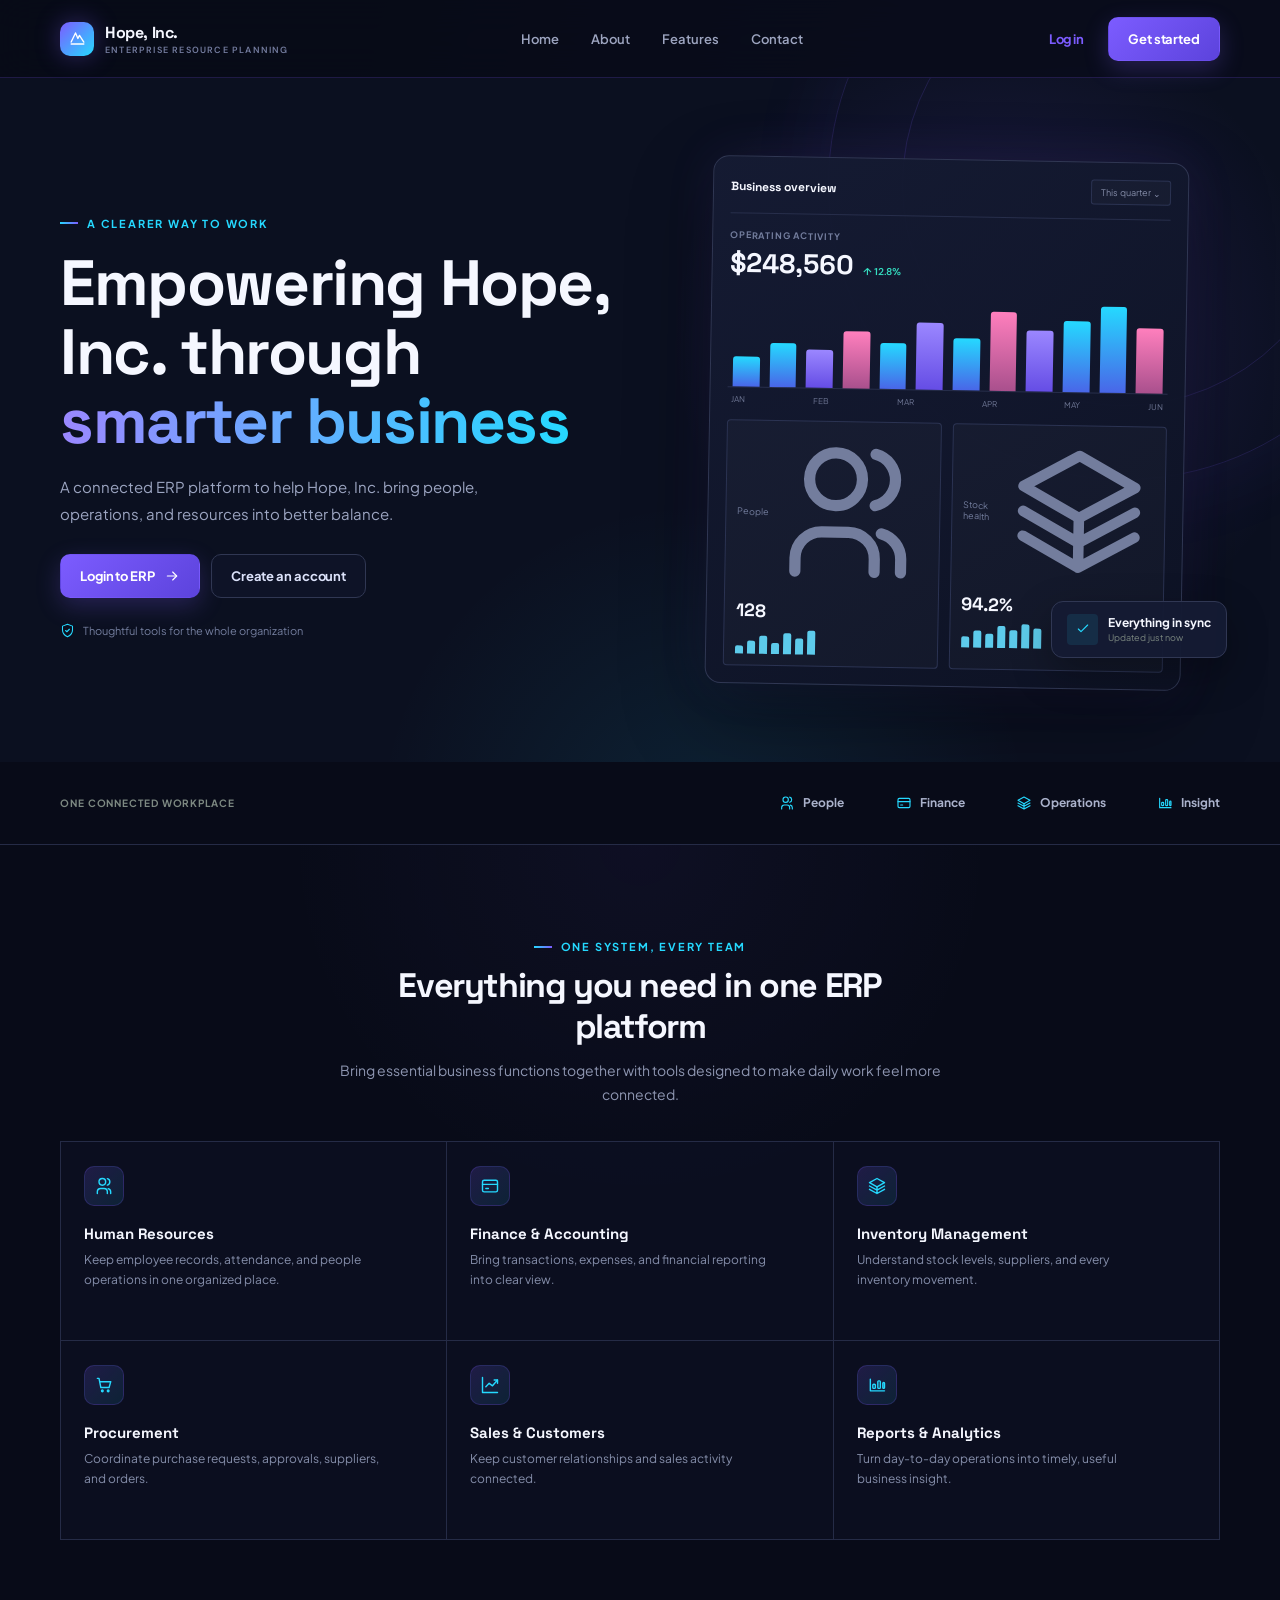
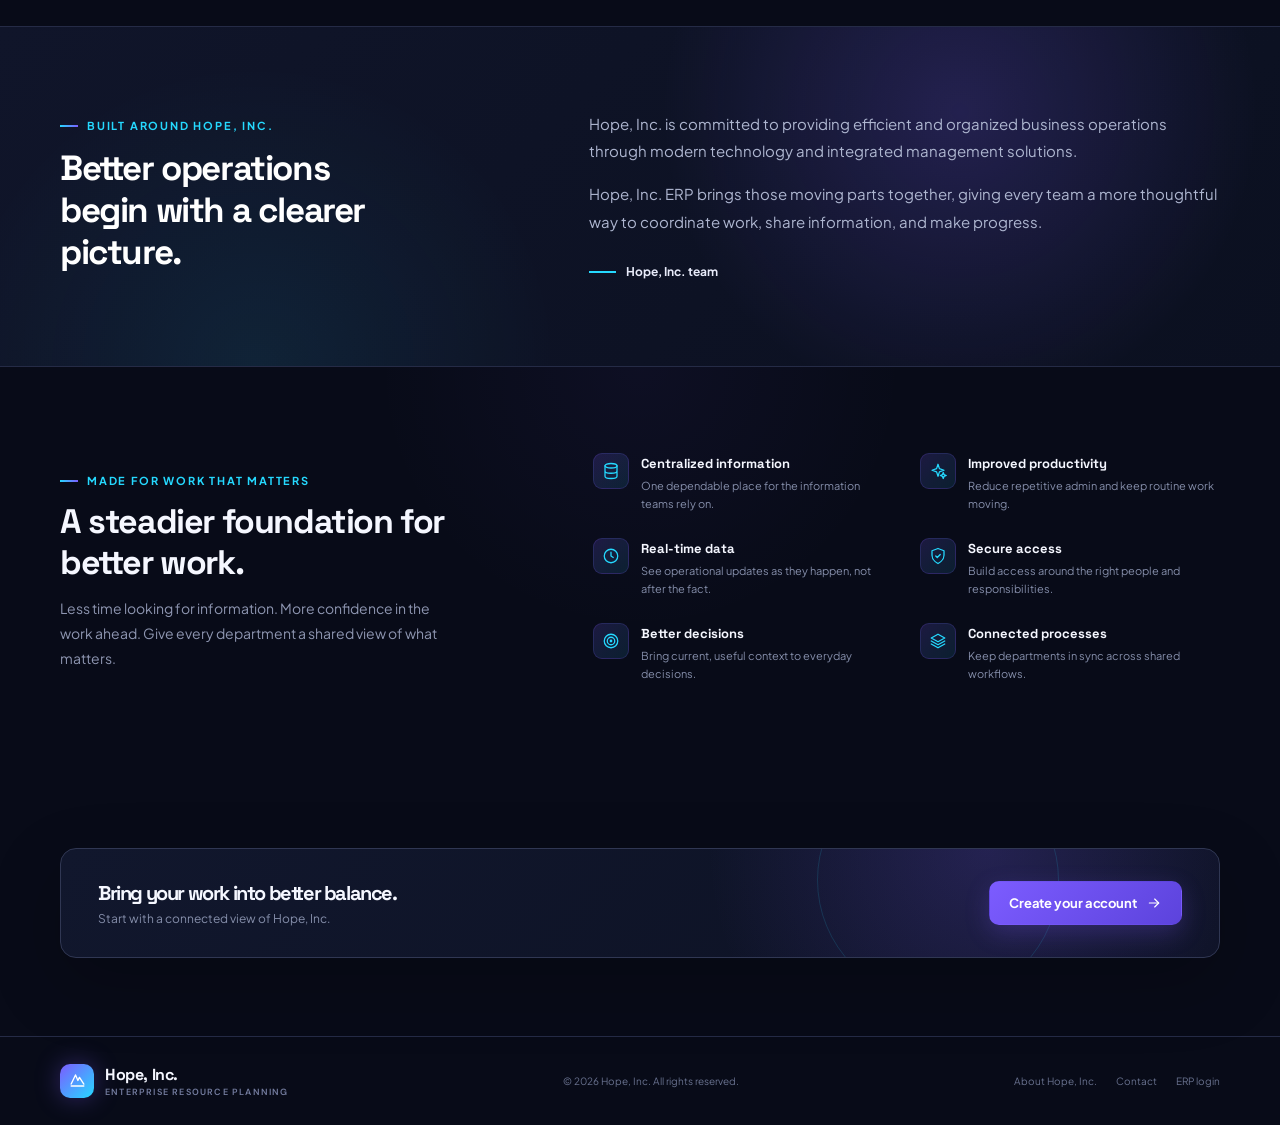
<file: index.html>
<!doctype html>
<html lang="en">
<head>
  <meta charset="UTF-8">
  <meta name="viewport" content="width=device-width, initial-scale=1">
  <meta name="theme-color" content="#f6f8f5">
  <meta name="description" content="A connected, considered way to run Hope, Inc.">
  <title>Hope, Inc. ERP | Work, in better balance</title>
  <link rel="preconnect" href="https://fonts.googleapis.com">
  <link rel="preconnect" href="https://fonts.gstatic.com" crossorigin>
  <link href="https://fonts.googleapis.com/css2?family=DM+Sans:wght@400;500;600;700&family=Manrope:wght@400;500;600;700;800&display=swap" rel="stylesheet">
  <link rel="stylesheet" href="style.css">
  <script>
    if (location.protocol !== 'file:') {
      const base = document.createElement('base');
      base.href = '/';
      document.head.append(base);
    }
  </script>
</head>
<body>
  <div id="app"></div>
  <script src="app.js" defer></script>
</body>
</html>
</file>
<file: style.css>
@import url('https://fonts.googleapis.com/css2?family=Plus+Jakarta+Sans:wght@400;500;600;700;800&family=Space+Grotesk:wght@400;500;600;700&display=swap');

:root {
  font-family: 'Plus Jakarta Sans', sans-serif;
  color: #f5f7ff;
  background: #080b18;
  font-synthesis: none;
  text-rendering: optimizeLegibility;

  --ink: #f5f7ff;
  --muted: #9299b5;
  --green: #7c5cff;
  --green-deep: #6241e8;
  --lime: #25d9ff;
  --paper: #080b18;
  --white: #fffffffff;
  --line: #252b46;
  --coral: #ff6bb5;
  --serif: 'Space Grotesk', sans-serif;

  --bg: #080b18;
  --surface: #10152a;
  --surface-2: #151b33;
  --purple: #7c5cff;
  --cyan: #25d9ff;
  --pink: #ff6bb5;
  --violet: #a78bfa;
  --text: #f5f7ff;
  --subtext: #9299b5;
  --glow: rgba(124, 92, 252, .28);
}

* { box-sizing: border-box; }
html { scroll-behavior: smooth; }
body { min-width: 320px; margin: 0; }
button, input, select { font: inherit; }
button, a { -webkit-tap-highlight-color: transparent; }
a { color: inherit; text-decoration: none; }
button { color: inherit; }
:focus-visible { outline: 3px solid #a3c95a; outline-offset: 3px; }
::selection { background: #25d9ff; color: #173b30; }

.site-header { height: 78px; display: flex; align-items: center; border-bottom: 1px solid #e8ece6; background: rgba(255,255,255,.86); }
.header-inner, .section-inner, .hero-inner, .footer-inner { width: min(1160px, calc(100% - 48px)); margin: 0 auto; }
.header-inner { display: flex; align-items: center; justify-content: space-between; gap: 24px; }
.brand { display: inline-flex; align-items: center; gap: 11px; font: 800 16px var(--serif); letter-spacing: 0; white-space: nowrap; }
.brand-mark { display: grid; width: 34px; height: 34px; place-items: center; border-radius: 10px 10px 10px 3px; background: var(--green); color: var(--lime); }
.brand-mark svg { width: 19px; height: 19px; }
.brand span small { display: block; margin-top: 1px; color: #8f96b0; font: 600 9px 'DM Sans', sans-serif; letter-spacing: 1.2px; text-transform: uppercase; }
.nav-links { display: flex; align-items: center; gap: 32px; color: #64716b; font-size: 13px; font-weight: 600; }
.nav-links a:hover, .text-link:hover { color: var(--green); }
.nav-actions { display: flex; align-items: center; gap: 10px; }
.button { min-height: 44px; display: inline-flex; align-items: center; justify-content: center; gap: 9px; padding: 0 19px; border: 1px solid transparent; border-radius: 5px; cursor: pointer; font-size: 13px; font-weight: 700; transition: background .18s ease, transform .18s ease, border-color .18s ease; }
.button:hover { transform: translateY(-1px); }
.button-primary { background: var(--green); color: #ffffff; }
.button-primary:hover { background: var(--green-deep); }
.button-outline { border-color: #303753; background: #ffffff; color: var(--green); }
.button-outline:hover { border-color: #4d587f; }
.button-quiet { min-height: 40px; padding: 0 13px; background: transparent; color: var(--green); }
.button-lime { background: var(--lime); color: #07111d; }
.button-lime:hover { background: #6ee7ff; }
.button svg { width: 16px; height: 16px; }
.menu-toggle { display: none; width: 42px; height: 42px; align-items: center; justify-content: center; border: 1px solid var(--line); border-radius: 5px; background: #ffffff; cursor: pointer; }
.menu-toggle svg { width: 20px; height: 20px; }

.hero { position: relative; overflow: hidden; padding: 81px 0 75px; background: #0d1224; }
.hero::before { position: absolute; top: -190px; right: -140px; width: 590px; height: 590px; border: 1px solid #202743; border-radius: 50%; content: ''; }
.hero::after { position: absolute; top: -114px; right: -64px; width: 440px; height: 440px; border: 1px solid #242a48; border-radius: 50%; content: ''; }
.hero-inner { position: relative; z-index: 1; display: grid; grid-template-columns: 1.02fr .98fr; align-items: center; gap: 45px; }
.eyebrow { display: inline-flex; align-items: center; gap: 9px; color: var(--green); font-size: 11px; font-weight: 700; letter-spacing: 1.2px; text-transform: uppercase; }
.eyebrow::before { width: 18px; height: 2px; background: var(--coral); content: ''; }
.hero h1 { max-width: 600px; margin: 19px 0 17px; font: 700 clamp(40px, 5vw, 61px)/1.08 var(--serif); letter-spacing: 0; }
.hero h1 em { color: var(--green); font-style: normal; }
.hero-copy { max-width: 500px; margin: 0; color: #a2a8c0; font-size: 15px; line-height: 1.8; }
.hero-actions { display: flex; flex-wrap: wrap; gap: 11px; margin-top: 27px; }
.hero-note { display: flex; align-items: center; gap: 8px; margin-top: 25px; color: #8f96b0; font-size: 11px; }
.hero-note svg { width: 15px; height: 15px; color: var(--green); }
.dashboard-art { position: relative; min-height: 365px; display: grid; place-items: center; }
.dash-window { position: relative; z-index: 1; width: min(100%, 476px); padding: 17px; border: 1px solid #29304d; border-radius: 7px; background: #ffffff; box-shadow: 0 22px 55px rgba(39,65,48,.11); transform: rotate(1deg); }
.dash-top { display: flex; align-items: center; justify-content: space-between; padding-bottom: 14px; border-bottom: 1px solid #242a43; }
.dash-title { font: 700 12px var(--serif); }
.dash-period { padding: 6px 9px; border: 1px solid #e8ede7; border-radius: 3px; color: #858da9; font-size: 9px; }
.dash-label { margin: 16px 0 5px; color: #7f87a5; font-size: 9px; font-weight: 700; letter-spacing: .8px; text-transform: uppercase; }
.dash-total { display: flex; align-items: baseline; gap: 9px; font: 700 27px var(--serif); }
.dash-change { color: #4c8d68; font: 600 10px 'DM Sans', sans-serif; }
.chart { height: 107px; display: flex; align-items: end; gap: 10px; padding: 14px 5px 0; border-bottom: 1px solid #ecf0eb; }
.chart-col { position: relative; flex: 1; display: flex; align-items: end; height: 100%; }
.chart-bar { width: 100%; border-radius: 3px 3px 0 0; background: #6f63e8; }
.chart-col:nth-child(3n) .chart-bar { background: var(--green); }
.chart-col:nth-child(4n) .chart-bar { background: #ff6bb5; }
.chart-caption { display: flex; justify-content: space-between; padding: 7px 4px 0; color: #6e7694; font-size: 8px; }
.dash-bottom { display: grid; grid-template-columns: 1fr 1fr; gap: 11px; margin-top: 15px; }
.dash-metric { padding: 11px; border: 1px solid #242a43; border-radius: 4px; }
.metric-heading { display: flex; align-items: center; justify-content: space-between; color: #7d8982; font-size: 9px; }
.metric-number { margin-top: 8px; font: 700 18px var(--serif); }
.mini-bars { display: flex; align-items: end; gap: 4px; height: 24px; margin-top: 8px; }
.mini-bars i { width: 8px; border-radius: 2px 2px 0 0; background: #5dcbeb; }
.dash-float { position: absolute; z-index: 2; right: -7px; bottom: 29px; display: flex; align-items: center; gap: 10px; padding: 12px 15px; border: 1px solid #ebeee9; border-radius: 5px; background: #ffffff; box-shadow: 0 9px 24px #6d5cff24; }
.float-icon { display: grid; width: 31px; height: 31px; place-items: center; border-radius: 4px; background: #1a2040; color: var(--green); }
.float-icon svg { width: 16px; height: 16px; }
.float-copy { color: #7a867f; font-size: 9px; }
.float-copy strong { display: block; margin-bottom: 2px; color: var(--ink); font-size: 12px; }

.trust-strip { border-bottom: 1px solid var(--line); background: #ffffff; }
.trust-inner { width: min(1160px, calc(100% - 48px)); min-height: 82px; display: flex; align-items: center; justify-content: space-between; gap: 24px; margin: 0 auto; }
.trust-label { color: #7d8982; font-size: 10px; font-weight: 700; letter-spacing: .9px; text-transform: uppercase; }
.trust-items { display: flex; align-items: center; gap: clamp(18px, 4vw, 56px); color: #b1b8d0; font-size: 12px; font-weight: 700; }
.trust-items span { display: flex; align-items: center; gap: 8px; }
.trust-items svg { width: 16px; height: 16px; color: #25d9ff; }

.section { padding: 86px 0; }
.section-white { background: #ffffff; }
.section-heading { max-width: 610px; margin-bottom: 34px; }
.section-heading.center { margin-right: auto; margin-left: auto; text-align: center; }
.section-heading.center .eyebrow { justify-content: center; }
.section-heading h2 { margin: 13px 0 10px; font: 700 34px/1.2 var(--serif); letter-spacing: 0; }
.section-heading p { margin: 0; color: var(--muted); font-size: 14px; line-height: 1.75; }
.feature-grid { display: grid; grid-template-columns: repeat(3, 1fr); border-top: 1px solid var(--line); border-left: 1px solid var(--line); }
.feature-card { min-height: 199px; padding: 24px 23px; border-right: 1px solid var(--line); border-bottom: 1px solid var(--line); transition: background .2s ease; }
.feature-card:hover { background: #11172d; }
.feature-icon { width: 40px; height: 40px; display: grid; place-items: center; border-radius: 5px; background: #1b2140; color: var(--green); }
.feature-icon svg { width: 20px; height: 20px; }
.feature-card h3 { margin: 18px 0 7px; font: 700 15px var(--serif); }
.feature-card p { max-width: 300px; margin: 0; color: #8c94b0; font-size: 12px; line-height: 1.7; }

.about-section { padding: 83px 0; background: var(--green); color: #ffffff; }
.about-layout { display: grid; grid-template-columns: .82fr 1.18fr; gap: 90px; align-items: start; }
.about-section .eyebrow { color: var(--lime); }
.about-section h2 { max-width: 360px; margin: 15px 0 0; font: 700 35px/1.2 var(--serif); }
.about-copy { color: #b9c1da; font-size: 15px; line-height: 1.85; }
.about-copy p { margin: 0 0 15px; }
.about-signature { display: flex; align-items: center; gap: 10px; margin-top: 25px; color: #edf0ff; font-size: 12px; font-weight: 700; }
.about-signature::before { width: 27px; height: 2px; background: var(--lime); content: ''; }

.benefit-layout { display: grid; grid-template-columns: .85fr 1.15fr; gap: 70px; align-items: center; }
.benefit-intro h2 { max-width: 390px; margin: 15px 0 12px; font: 700 34px/1.2 var(--serif); }
.benefit-intro p { max-width: 400px; margin: 0; color: var(--muted); font-size: 14px; line-height: 1.8; }
.benefit-grid { display: grid; grid-template-columns: 1fr 1fr; gap: 25px 27px; }
.benefit-item { display: flex; align-items: flex-start; gap: 12px; }
.benefit-item .feature-icon { flex: 0 0 36px; width: 36px; height: 36px; }
.benefit-item .feature-icon svg { width: 18px; height: 18px; }
.benefit-item h3 { margin: 2px 0 5px; font: 700 13px var(--serif); }
.benefit-item p { margin: 0; color: #8b93b0; font-size: 11px; line-height: 1.65; }

.cta-band { padding: 0 0 78px; background: #ffffff; }
.cta-inner { position: relative; overflow: hidden; display: flex; align-items: center; justify-content: space-between; gap: 25px; padding: 31px 37px; border-radius: 5px; background: #11172d; }
.cta-inner::after { position: absolute; top: -90px; right: 160px; width: 240px; height: 240px; border: 1px solid #252c4b; border-radius: 50%; content: ''; }
.cta-inner h2 { position: relative; z-index: 1; margin: 0 0 5px; font: 700 20px var(--serif); }
.cta-inner p { position: relative; z-index: 1; margin: 0; color: #858da9; font-size: 12px; }
.cta-inner .button { position: relative; z-index: 1; flex: 0 0 auto; }

.site-footer { padding: 27px 0; border-top: 1px solid var(--line); background: #ffffff; }
.footer-inner { display: flex; align-items: center; justify-content: space-between; gap: 20px; }
.footer-copy { color: #7f87a5; font-size: 10px; }
.footer-links { display: flex; gap: 19px; color: #858da9; font-size: 10px; }

.auth-shell { min-height: 100vh; display: grid; grid-template-columns: minmax(300px, .82fr) 1.18fr; background: #ffffff; }
.auth-aside { position: relative; overflow: hidden; display: flex; flex-direction: column; justify-content: space-between; padding: 34px clamp(28px, 5vw, 66px); background: var(--green); color: #ffffff; }
.auth-aside::before { position: absolute; right: -205px; bottom: -192px; width: 480px; height: 480px; border: 1px solid #fffffffff22; border-radius: 50%; content: ''; }
.auth-aside::after { position: absolute; right: -137px; bottom: -124px; width: 345px; height: 345px; border: 1px solid #fffffffff22; border-radius: 50%; content: ''; }
.auth-aside .brand { position: relative; z-index: 1; color: #ffffff; }
.auth-aside .brand span small { color: #aeb7d4; }
.auth-aside .brand-mark { background: #eef0ff; color: var(--green); }
.aside-message { position: relative; z-index: 1; max-width: 395px; padding: 60px 0; }
.aside-message .eyebrow { color: var(--lime); }
.aside-message h1 { margin: 19px 0 14px; font: 700 clamp(29px, 3.3vw, 43px)/1.18 var(--serif); }
.aside-message p { max-width: 360px; margin: 0; color: #b9c1da; font-size: 14px; line-height: 1.8; }
.aside-bottom { position: relative; z-index: 1; color: #858da9; font-size: 10px; }
.auth-main { display: flex; align-items: center; justify-content: center; padding: 42px 30px; }
.auth-card { width: min(100%, 430px); }
.auth-back { display: inline-flex; align-items: center; gap: 8px; margin-bottom: 28px; color: #858da9; font-size: 12px; font-weight: 600; }
.auth-back svg { width: 15px; height: 15px; }
.auth-card h2 { margin: 0 0 7px; font: 700 27px var(--serif); }
.auth-subtitle { margin: 0 0 25px; color: #78847d; font-size: 13px; line-height: 1.65; }
.auth-demo-note { margin: 0 0 18px; padding: 10px 12px; border-left: 3px solid #25d9ff; background: #151b33; color: #aab2cb; font-size: 11px; line-height: 1.6; }
.form-grid { display: grid; grid-template-columns: 1fr 1fr; gap: 14px 12px; }
.form-field { display: flex; flex-direction: column; gap: 6px; }
.form-field.full { grid-column: 1 / -1; }
.form-field label { color: #d9def0; font-size: 11px; font-weight: 700; }
.form-field input, .form-field select { width: 100%; height: 43px; padding: 0 12px; border: 1px solid #303753; border-radius: 4px; background: #ffffff; color: var(--ink); font-size: 12px; }
.form-field input::placeholder { color: #626b8c; }
.form-field input:focus, .form-field select:focus { border-color: #7c5cff; outline: 2px solid #302a64; }
.input-wrap { position: relative; }
.input-wrap input { padding-right: 45px; }
.password-toggle { position: absolute; top: 0; right: 1px; width: 42px; height: 43px; display: grid; place-items: center; border: 0; background: transparent; color: #75827a; cursor: pointer; }
.password-toggle svg { width: 17px; height: 17px; }
.form-options { display: flex; align-items: center; justify-content: space-between; gap: 12px; margin: 14px 0 18px; }
.check-label { display: flex; align-items: flex-start; gap: 8px; color: #9098b4; font-size: 11px; line-height: 1.5; }
.check-label input { flex: 0 0 auto; width: 15px; height: 15px; margin: 0; accent-color: var(--green); }
.text-link { color: var(--green); font-size: 11px; font-weight: 700; }
.form-submit { width: 100%; min-height: 46px; }
.auth-switch { margin: 19px 0 0; color: #7d8982; text-align: center; font-size: 11px; }
.auth-switch a { color: var(--green); font-weight: 700; }
.form-error { display: none; margin: 13px 0 0; padding: 10px 12px; border-radius: 3px; background: #ffffff1ed; color: #ff91b9; font-size: 11px; line-height: 1.55; }
.form-error.visible { display: block; }
.strength { display: flex; align-items: center; gap: 9px; margin-top: 3px; color: #858da9; font-size: 10px; }
.strength-track { flex: 1; height: 4px; overflow: hidden; border-radius: 3px; background: #242a43; }
.strength-fill { width: 0; height: 100%; border-radius: inherit; background: #ff6bb5; transition: width .2s ease, background .2s ease; }
.requirements { margin: 6px 0 0; color: #808b84; font-size: 10px; line-height: 1.65; }
.success-panel { padding: 23px; border: 1px solid #303753; border-radius: 5px; background: #11172d; text-align: center; }
.success-mark { width: 47px; height: 47px; display: grid; place-items: center; margin: 0 auto 15px; border-radius: 50%; background: #1c2342; color: var(--green); }
.success-mark svg { width: 22px; height: 22px; }
.success-panel h3 { margin: 0 0 8px; font: 700 17px var(--serif); }
.success-panel p { margin: 0 0 18px; color: #8b93b0; font-size: 12px; line-height: 1.7; }
.success-panel .button { width: 100%; }

.dashboard-page { min-height: 100vh; background: #080b18; }
.dash-header { height: 68px; border-bottom: 1px solid var(--line); background: #ffffff; }
.dash-header-inner { width: min(1160px, calc(100% - 48px)); height: 100%; display: flex; align-items: center; justify-content: space-between; margin: auto; }
.dashboard-content { width: min(1160px, calc(100% - 48px)); margin: 0 auto; padding: 43px 0; }
.dashboard-content h1 { margin: 0 0 8px; font: 700 29px var(--serif); }
.dashboard-content > p { margin: 0; color: #8c94b0; font-size: 13px; }
.dash-placeholder-grid { display: grid; grid-template-columns: repeat(3, 1fr); gap: 14px; margin-top: 28px; }
.placeholder-module { min-height: 130px; padding: 19px; border: 1px solid var(--line); border-radius: 4px; background: #ffffff; }
.placeholder-module .feature-icon { width: 34px; height: 34px; }
.placeholder-module h2 { margin: 14px 0 5px; font: 700 13px var(--serif); }
.placeholder-module p { margin: 0; color: #858da9; font-size: 10px; }
.dash-status { display: inline-flex; align-items: center; gap: 7px; margin-top: 25px; color: #8c94b0; font-size: 11px; }
.dash-status::before { width: 7px; height: 7px; border-radius: 50%; background: #25d9ff; content: ''; }

@media (max-width: 900px) {
  .nav-links { gap: 18px; }
  .hero-inner { gap: 20px; }
  .dashboard-art { min-height: 325px; }
  .about-layout { gap: 45px; }
  .benefit-layout { gap: 40px; }
}
@media (max-width: 720px) {
  .header-inner, .section-inner, .hero-inner, .footer-inner, .trust-inner, .dash-header-inner, .dashboard-content { width: min(100% - 34px, 560px); }
  .site-header { height: 67px; }
  .menu-toggle { display: inline-flex; }
  .nav-links { position: absolute; z-index: 8; top: 66px; right: 0; left: 0; display: none; flex-direction: column; align-items: stretch; gap: 0; padding: 8px 17px 14px; border-bottom: 1px solid var(--line); background: #ffffff; }
  .nav-links.open { display: flex; }
  .nav-links a { padding: 12px 4px; border-bottom: 1px solid #f0f2ef; }
  .nav-actions { gap: 5px; }
  .nav-actions .button { min-height: 38px; padding: 0 11px; font-size: 11px; }
  .nav-actions .button-outline { display: none; }
  .brand { gap: 8px; font-size: 14px; }
  .brand-mark { width: 31px; height: 31px; }
  .hero { padding: 56px 0 48px; }
  .hero-inner { grid-template-columns: 1fr; gap: 16px; }
  .hero h1 { max-width: 540px; font-size: clamp(39px, 11vw, 53px); }
  .hero-copy { font-size: 14px; }
  .dashboard-art { min-height: 310px; margin-top: 5px; }
  .dash-window { width: min(100%, 450px); }
  .dash-float { right: -5px; bottom: 17px; }
  .trust-inner { min-height: unset; flex-direction: column; align-items: flex-start; gap: 16px; padding: 19px 0; }
  .trust-items { width: 100%; justify-content: space-between; gap: 10px; font-size: 10px; }
  .trust-items span { gap: 5px; }
  .trust-items svg { width: 14px; height: 14px; }
  .section { padding: 61px 0; }
  .section-heading h2, .benefit-intro h2 { font-size: 29px; }
  .feature-grid { grid-template-columns: repeat(2, 1fr); }
  .feature-card { min-height: 188px; padding: 18px 15px; }
  .feature-card h3 { font-size: 13px; }
  .feature-card p { font-size: 11px; }
  .about-section { padding: 61px 0; }
  .about-layout { grid-template-columns: 1fr; gap: 20px; }
  .about-section h2 { max-width: 500px; font-size: 31px; }
  .about-copy { font-size: 13px; }
  .benefit-layout { grid-template-columns: 1fr; gap: 27px; }
  .benefit-grid { gap: 20px 14px; }
  .cta-band { padding-bottom: 55px; }
  .cta-inner { align-items: flex-start; flex-direction: column; padding: 24px; }
  .cta-inner::after { right: -60px; }
  .footer-inner { align-items: flex-start; flex-direction: column; gap: 12px; }
  .auth-shell { grid-template-columns: 1fr; }
  .auth-aside { min-height: 174px; padding: 20px 22px; }
  .aside-message { display: none; }
  .aside-bottom { padding-top: 34px; }
  .auth-main { align-items: flex-start; padding: 28px 21px 43px; }
  .auth-back { margin-bottom: 24px; }
  .auth-card { max-width: 520px; margin: 0 auto; }
  .auth-card h2 { font-size: 24px; }
  .dash-placeholder-grid { grid-template-columns: repeat(2, 1fr); }
}
@media (max-width: 390px) {
  .header-inner, .section-inner, .hero-inner, .footer-inner, .trust-inner, .dash-header-inner, .dashboard-content { width: calc(100% - 28px); }
  .nav-actions .button-primary { padding: 0 9px; }
  .hero-actions .button { flex: 1; padding: 0 11px; font-size: 11px; }
  .feature-grid { grid-template-columns: 1fr; }
  .feature-card { min-height: unset; }
  .benefit-grid { grid-template-columns: 1fr; }
  .trust-items { flex-wrap: wrap; justify-content: flex-start; gap: 11px 18px; }
  .form-grid { grid-template-columns: 1fr; }
  .form-field.full { grid-column: auto; }
  .dash-placeholder-grid { grid-template-columns: 1fr; }
}
@media (prefers-reduced-motion: reduce) {
  *, *::before, *::after { scroll-behavior: auto !important; transition-duration: .01ms !important; }
}

/* =========================================================
   AURORA TECH OVERRIDES
   Existing HTML classes are intentionally preserved.
   ========================================================= */

body {
  background:
    radial-gradient(circle at 85% 8%, rgba(124,92,252,.14), transparent 28%),
    radial-gradient(circle at 10% 45%, rgba(37,217,255,.08), transparent 25%),
    var(--bg);
}

.site-header {
  background: rgba(8,11,24,.82);
  border-bottom: 1px solid rgba(124,92,252,.20);
  backdrop-filter: blur(18px);
  position: relative;
  z-index: 20;
}

.brand {
  letter-spacing: -.4px;
}

.brand-mark {
  border-radius: 10px;
  background: linear-gradient(135deg, var(--purple), var(--cyan));
  color: #fff;
  box-shadow: 0 0 24px rgba(124,92,252,.35);
}

.brand span small {
  color: #737c9e;
}

.nav-links {
  color: #9da5c0;
}

.nav-links a:hover,
.text-link:hover {
  color: var(--cyan);
}

.button {
  border-radius: 10px;
  letter-spacing: -.1px;
}

.button-primary {
  background: linear-gradient(135deg, #7c5cff, #5c43dc);
  box-shadow: 0 8px 25px rgba(124,92,252,.24);
}

.button-primary:hover {
  background: linear-gradient(135deg, #8c70ff, #684ce8);
  box-shadow: 0 10px 30px rgba(124,92,252,.35);
}

.button-outline {
  border-color: #303753;
  background: rgba(16,21,42,.72);
  color: #dce2fa;
}

.button-outline:hover {
  border-color: #6256a5;
  background: #151b33;
}

.button-lime {
  background: linear-gradient(135deg, #25d9ff, #56e6d0);
  color: #07111d;
  box-shadow: 0 8px 25px rgba(37,217,255,.20);
}

.button-lime:hover {
  background: linear-gradient(135deg, #55e4ff, #72f1de);
}

.hero {
  background:
    radial-gradient(circle at 78% 38%, rgba(124,92,252,.18), transparent 30%),
    radial-gradient(circle at 55% 110%, rgba(37,217,255,.09), transparent 32%),
    #0b1020;
}

.hero::before,
.hero::after {
  border-color: rgba(124,92,252,.16);
}

.hero::before {
  box-shadow: 0 0 100px rgba(124,92,252,.06);
}

.eyebrow {
  color: var(--cyan);
  letter-spacing: 1.8px;
}

.eyebrow::before {
  background: linear-gradient(90deg, var(--cyan), var(--purple));
}

.hero h1,
.section-heading h2,
.about-section h2,
.benefit-intro h2,
.cta-inner h2,
.auth-card h2,
.dashboard-content h1 {
  letter-spacing: -1.4px;
}

.hero h1 em {
  background: linear-gradient(90deg, #9b87ff, #25d9ff);
  -webkit-background-clip: text;
  background-clip: text;
  color: transparent;
}

.hero-copy {
  color: #9ca5c1;
}

.hero-note {
  color: #737d9d;
}

.hero-note svg {
  color: var(--cyan);
}

.dash-window {
  border: 1px solid #303753;
  border-radius: 16px;
  background: linear-gradient(145deg, rgba(21,27,51,.96), rgba(13,18,36,.96));
  box-shadow:
    0 30px 80px rgba(0,0,0,.35),
    0 0 50px rgba(124,92,252,.10);
}

.dash-top {
  border-bottom-color: #272e4b;
}

.dash-period,
.dash-metric {
  border-color: #2b3352;
  background: rgba(255,255,255,.018);
}

.dash-label,
.metric-heading {
  color: #737d9d;
}

.dash-change {
  color: #35dfc2;
}

.chart {
  border-bottom-color: #272e4b;
}

.chart-bar {
  background: linear-gradient(180deg, #25d9ff, #4966e8);
}

.chart-col:nth-child(3n) .chart-bar {
  background: linear-gradient(180deg, #9b87ff, #654de5);
}

.chart-col:nth-child(4n) .chart-bar {
  background: linear-gradient(180deg, #ff7fbd, #a9508d);
}

.dash-float {
  border-color: #303753;
  border-radius: 12px;
  background: rgba(21,27,51,.95);
  box-shadow: 0 15px 40px rgba(0,0,0,.30);
}

.float-icon {
  background: rgba(37,217,255,.10);
  color: var(--cyan);
}

.float-copy strong {
  color: #f5f7ff;
}

.trust-strip,
.section-white,
.cta-band,
.site-footer {
  background: #080b18;
}

.trust-strip {
  border-bottom-color: #252b46;
}

.trust-items {
  color: #aab2cb;
}

.trust-items svg {
  color: var(--cyan);
}

.section {
  background:
    radial-gradient(circle at 50% 0%, rgba(124,92,252,.05), transparent 35%),
    #080b18;
}

.section-heading p,
.benefit-intro p {
  color: #8e96b1;
}

.feature-grid {
  border-color: #252b46;
}

.feature-card {
  border-color: #252b46;
  background: rgba(16,21,42,.42);
  transition: transform .22s ease, background .22s ease, border-color .22s ease, box-shadow .22s ease;
}

.feature-card:hover {
  transform: translateY(-5px);
  background: #11172d;
  border-color: #4b4380;
  box-shadow: 0 18px 45px rgba(0,0,0,.20);
}

.feature-icon {
  border-radius: 10px;
  background: linear-gradient(135deg, rgba(124,92,252,.18), rgba(37,217,255,.10));
  color: var(--cyan);
  border: 1px solid rgba(124,92,252,.20);
}

.feature-card p,
.benefit-item p {
  color: #858eaa;
}

.about-section {
  background:
    radial-gradient(circle at 75% 25%, rgba(124,92,252,.20), transparent 30%),
    radial-gradient(circle at 20% 100%, rgba(37,217,255,.08), transparent 28%),
    linear-gradient(135deg, #10152a, #0b1020);
  border-top: 1px solid #252b46;
  border-bottom: 1px solid #252b46;
}

.about-section .eyebrow {
  color: var(--cyan);
}

.about-copy {
  color: #aeb6d0;
}

.about-signature {
  color: #e8ebfa;
}

.about-signature::before {
  background: var(--cyan);
}

.benefit-item .feature-icon {
  border-radius: 9px;
}

.cta-band {
  padding-top: 78px;
}

.cta-inner {
  border: 1px solid #303753;
  border-radius: 16px;
  background:
    radial-gradient(circle at 80% 0%, rgba(124,92,252,.20), transparent 30%),
    linear-gradient(135deg, #11172d, #0d1224);
  box-shadow: 0 25px 70px rgba(0,0,0,.22);
}

.cta-inner::after {
  border-color: rgba(37,217,255,.14);
}

.cta-inner p {
  color: #858eaa;
}

.site-footer {
  border-top-color: #252b46;
}

.footer-copy,
.footer-links {
  color: #69728f;
}

.auth-shell {
  background: #080b18;
}

.auth-aside {
  background:
    radial-gradient(circle at 15% 15%, rgba(37,217,255,.14), transparent 28%),
    radial-gradient(circle at 85% 85%, rgba(124,92,252,.22), transparent 35%),
    linear-gradient(145deg, #10152a, #080b18);
  border-right: 1px solid #252b46;
}

.auth-aside::before,
.auth-aside::after {
  border-color: rgba(124,92,252,.22);
}

.auth-aside .brand-mark {
  background: linear-gradient(135deg, #7c5cff, #25d9ff);
  color: #fff;
}

.auth-aside .brand span small {
  color: #8791b0;
}

.aside-message .eyebrow {
  color: var(--cyan);
}

.aside-message p {
  color: #9ea7c2;
}

.aside-bottom {
  color: #69728f;
}

.auth-main {
  background:
    radial-gradient(circle at 80% 20%, rgba(124,92,252,.07), transparent 28%),
    #080b18;
}

.auth-back {
  color: #858eaa;
}

.auth-card h2 {
  color: #f5f7ff;
}

.auth-subtitle {
  color: #858eaa;
}

.auth-demo-note {
  border-left-color: var(--cyan);
  background: #11172d;
  color: #9ea7c2;
}

.form-field label {
  color: #c5cbe0;
}

.form-field input,
.form-field select {
  border-color: #303753;
  border-radius: 9px;
  background: #10152a;
  color: #f5f7ff;
}

.form-field input::placeholder {
  color: #626b8c;
}

.form-field input:focus,
.form-field select:focus {
  border-color: #7c5cff;
  outline: 2px solid rgba(124,92,252,.18);
  box-shadow: 0 0 20px rgba(124,92,252,.08);
}

.password-toggle {
  color: #7d86a4;
}

.check-label {
  color: #8e97b2;
}

.check-label input {
  accent-color: var(--purple);
}

.text-link,
.auth-switch a {
  color: var(--cyan);
}

.form-error {
  background: #32182a;
  color: #ff91b9;
}

.strength {
  color: #737d9d;
}

.strength-track {
  background: #242a43;
}

.strength-fill {
  background: linear-gradient(90deg, #ff6bb5, #7c5cff, #25d9ff);
}

.requirements {
  color: #737d9d;
}

.success-panel {
  border-color: #303753;
  background: #11172d;
}

.success-mark {
  background: rgba(37,217,255,.10);
  color: var(--cyan);
}

.success-panel p {
  color: #858eaa;
}

.dashboard-page {
  background:
    radial-gradient(circle at 90% 5%, rgba(124,92,252,.10), transparent 28%),
    #080b18;
}

.dash-header {
  border-bottom-color: #252b46;
  background: rgba(8,11,24,.88);
  backdrop-filter: blur(16px);
}

.dashboard-content > p {
  color: #858eaa;
}

.placeholder-module {
  border-color: #252b46;
  border-radius: 12px;
  background: #10152a;
  transition: transform .2s ease, border-color .2s ease, box-shadow .2s ease;
}

.placeholder-module:hover {
  transform: translateY(-3px);
  border-color: #4b4380;
  box-shadow: 0 15px 35px rgba(0,0,0,.20);
}

.dash-status {
  color: #858eaa;
}

.dash-status::before {
  background: var(--cyan);
  box-shadow: 0 0 10px rgba(37,217,255,.65);
}

::selection {
  background: rgba(124,92,252,.45);
  color: #fff;
}

:focus-visible {
  outline-color: var(--cyan);
}

/* Slightly more character on desktop */
@media (min-width: 901px) {
  .hero h1 {
    font-size: clamp(43px, 5vw, 64px);
  }

  .hero-inner {
    min-height: 510px;
  }
}

/* Mobile polish */
@media (max-width: 720px) {
  .site-header {
    background: rgba(8,11,24,.94);
  }

  .nav-links {
    background: #10152a;
    border-bottom-color: #252b46;
  }

  .nav-links a {
    border-bottom-color: #252b46;
  }

  .menu-toggle {
    border-color: #303753;
    background: #10152a;
    color: #f5f7ff;
  }

  .hero {
    padding-top: 62px;
  }

  .dash-window {
    transform: none;
  }

  .cta-band {
    padding-top: 55px;
  }
}
</file>
